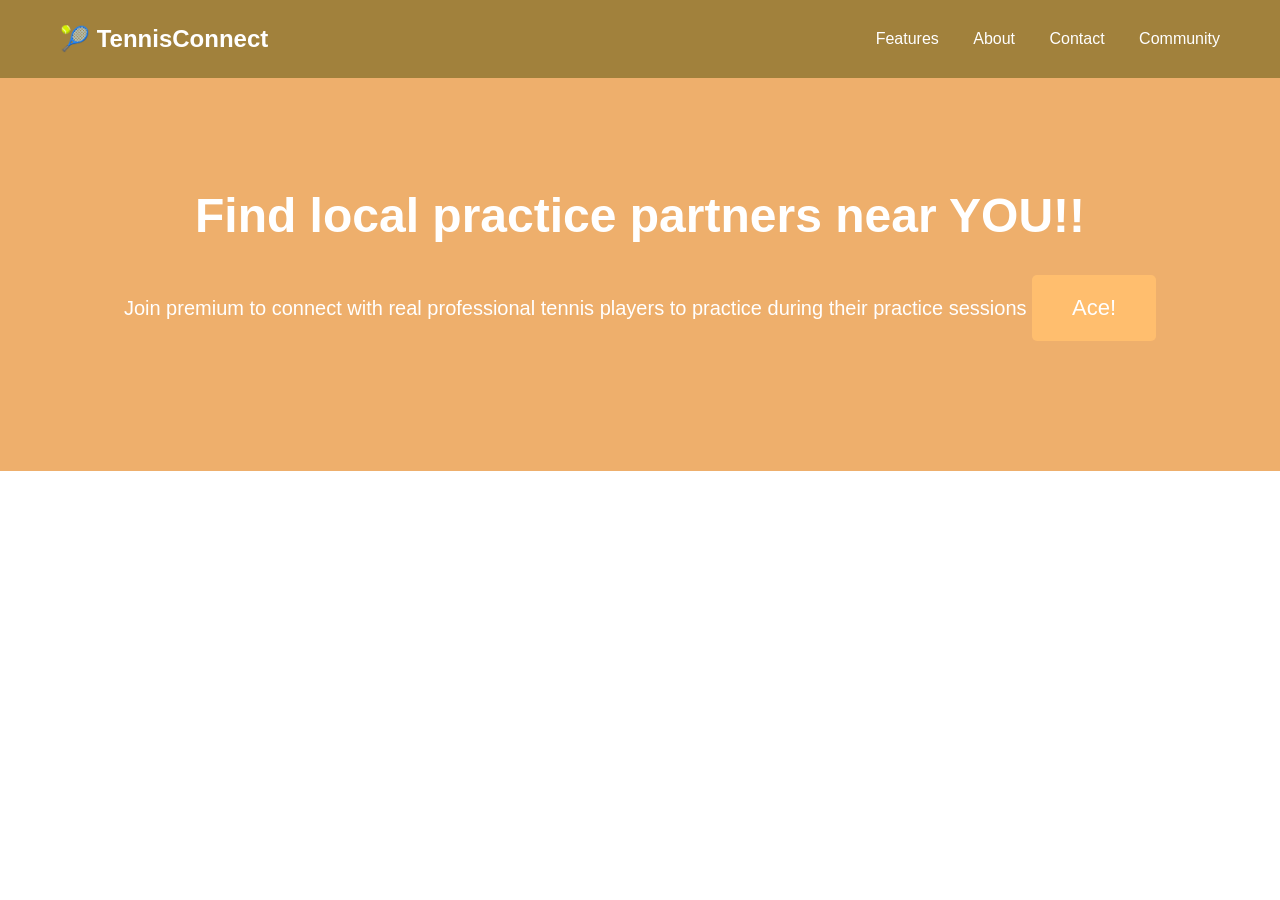
<file: Index.html>
<!DOCTYPE html>
<html lang="en">
<head>
    <meta charset="UTF-8">
    <meta name="viewport" content="width=device-width, initial-scale=1.0">
    <link rel="stylesheet" href="style.css">
    <title>TennisConnect Socialize with tennis player around, find practice partners, and have fun!</title>
        <header class="main-header">
            <div class="container">
                <div class="logo">🎾 TennisConnect</div>
                <nav class="main-nav">
                    <a href="#features">Features</a>
                    <a href="#about">About</a>
                    <a href="#contact">Contact</a>
                    <a href="#community">Community</a>
                </nav>
            </div>
        </header>

        <section class="hero">
            <div class="container">
                <h1 class="hero-title">Find local practice partners near YOU!!</h1>
                <p class="hero-subtitle"> Join premium to connect with real professional tennis players to practice during their practice sessions
                <button class="btn btn-primary">Ace!</button>
            </div>
        </section>
    </head>
</body>
</html>
</file>
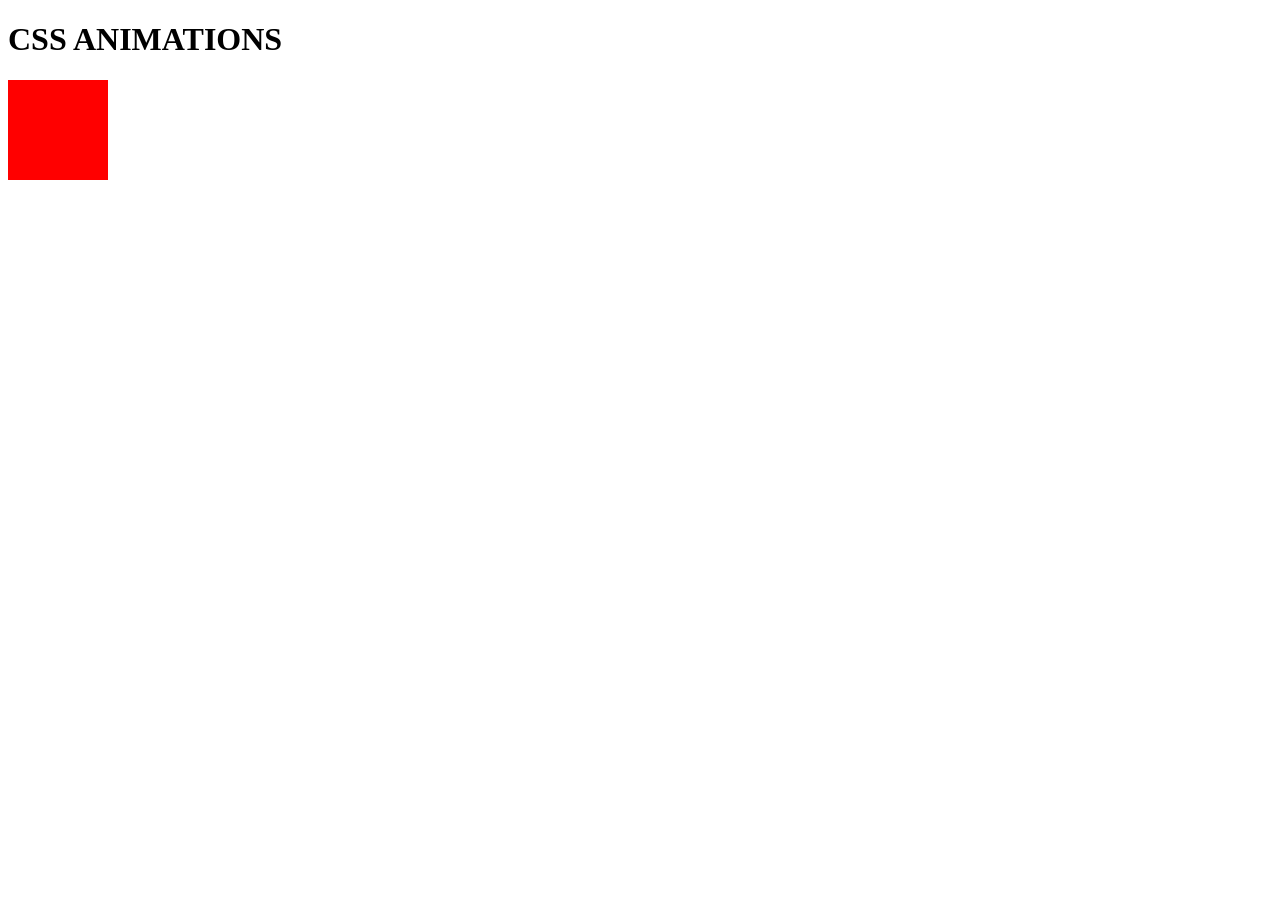
<file: Lesson-13-animations/index.html>
<!DOCTYPE html>
<html lang="en">
<head>
    <meta charset="UTF-8">
    <meta name="viewport" content="width=device-width, initial-scale=1.0">
    <link rel="stylesheet" href="style.css">
    <title>Document</title>
</head>
<body>
    <h1>CSS ANIMATIONS</h1>
    <div></div>
</body>
</html>
</file>
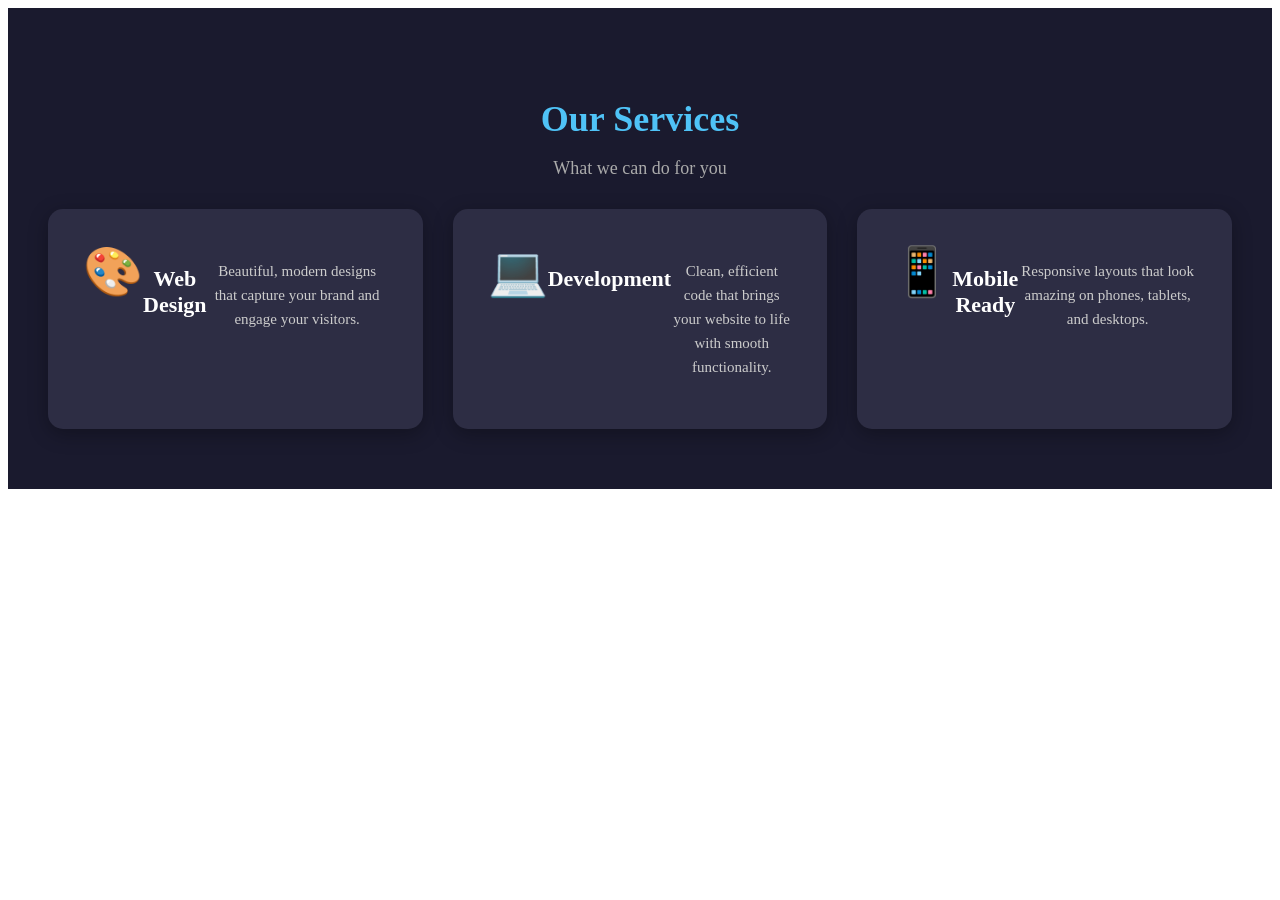
<file: Lesson-15-Practice/index.html>
<!DOCTYPE html>
<html lang="en">
<head>
    <meta charset="UTF-8">
    <meta name="viewport" content="width=device-width, initial-scale=1.0">
    <title>TechServices - Practice Performance Task</title>
    <link rel="stylesheet" href="style.css">
</head>
<body>

    <!-- ============================================
         CSS PRACTICE PERFORMANCE TASK
         
         DO NOT MODIFY THIS HTML FILE!
         All your work should be in practice_styles.css
    ============================================= -->

    <section class="services">
        <h2 class="section-title">Our Services</h2>
        <p class="section-subtitle">What we can do for you</p>

        <div class="services-container">
            
            <div class="service-card">
                <div class="card-icon">🎨</div>
                <h3 class="card-title">Web Design</h3>
                <p class="card-description">Beautiful, modern designs that capture your brand and engage your visitors.</p>
            </div>

            <div class="service-card">
                <div class="card-icon">💻</div>
                <h3 class="card-title">Development</h3>
                <p class="card-description">Clean, efficient code that brings your website to life with smooth functionality.</p>
            </div>

            <div class="service-card">
                <div class="card-icon">📱</div>
                <h3 class="card-title">Mobile Ready</h3>
                <p class="card-description">Responsive layouts that look amazing on phones, tablets, and desktops.</p>
            </div>

        </div>
    </section>

</body>
</html>
</file>
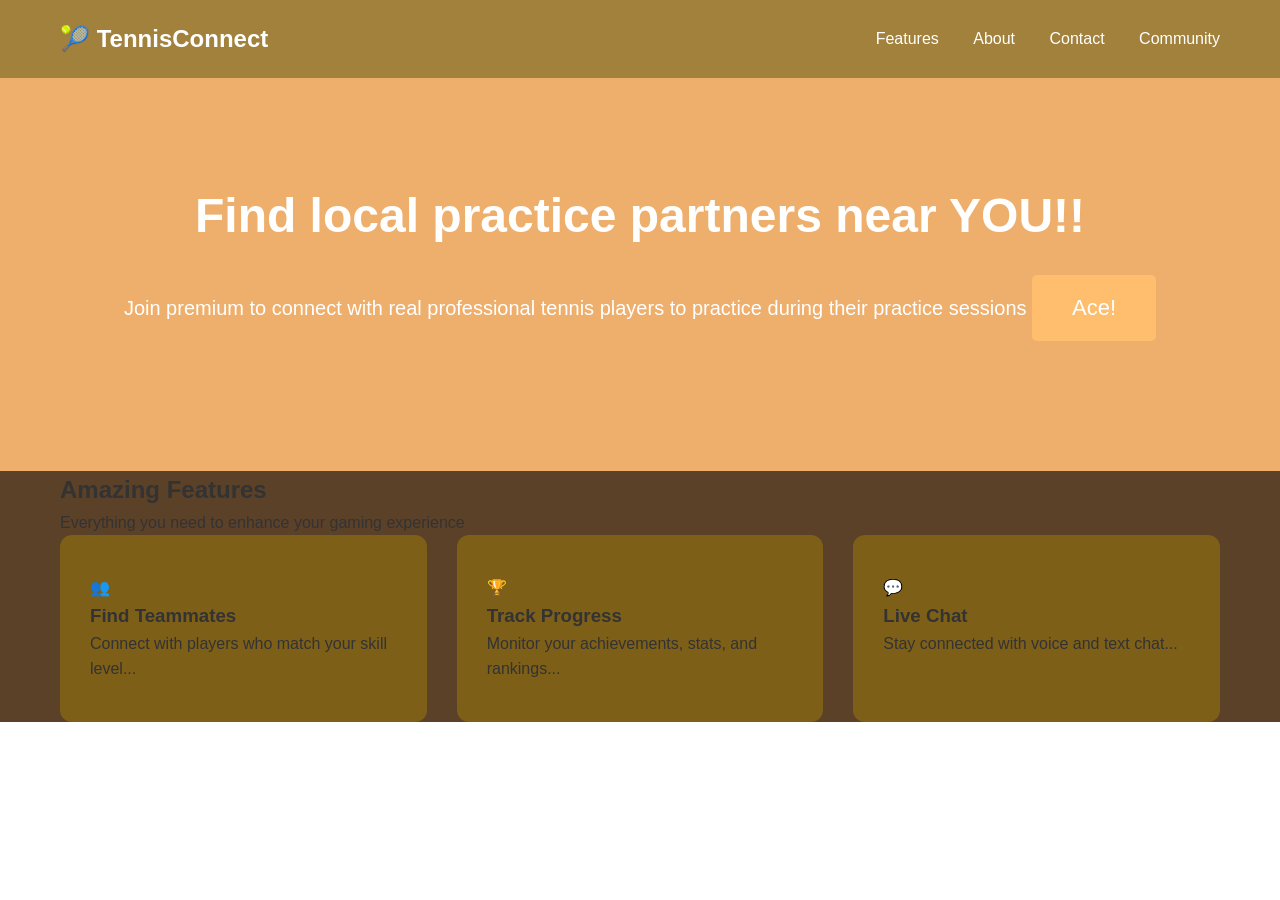
<file: Lesson-8-Flexbox-card-layout/Index.html>
<!DOCTYPE html>
<html lang="en">
<head>
    <meta charset="UTF-8">
    <meta name="viewport" content="width=device-width, initial-scale=1.0">
    <link rel="stylesheet" href="style.css">
    <title>TennisConnect Socialize with tennis player around, find practice partners, and have fun!</title>
        <header class="main-header">
            <div class="container">
                <div class="logo">🎾 TennisConnect</div>
                <nav class="main-nav">
                    <a href="#features">Features</a>
                    <a href="#about">About</a>
                    <a href="#contact">Contact</a>
                    <a href="#community">Community</a>
                </nav>
            </div>
        </header>

        <section class="hero">
            <div class="container">
                <h1 class="hero-title">Find local practice partners near YOU!!</h1>
                <p class="hero-subtitle"> Join premium to connect with real professional tennis players to practice during their practice sessions
                <button class="btn btn-primary">Ace!</button>
            </div>
        </section>
    </head>
    <section id="features" class="features">
    <div class="container">
        <h2 class="section-title">Amazing Features</h2>
        <p class="section-subtitle">
            Everything you need to enhance your gaming experience
        </p>
        
        <div class="features-grid">
            <div class="feature-card">
                <div class="feature-icon">👥</div>
                <h3>Find Teammates</h3>
                <p>Connect with players who match your skill level...</p>
            </div>
            
            <div class="feature-card">
                <div class="feature-icon">🏆</div>
                <h3>Track Progress</h3>
                <p>Monitor your achievements, stats, and rankings...</p>
            </div>
            
            <div class="feature-card">
                <div class="feature-icon">💬</div>
                <h3>Live Chat</h3>
                <p>Stay connected with voice and text chat...</p>
            </div>
        </div>
    </div>
</section>
</body>
</html>
</file>
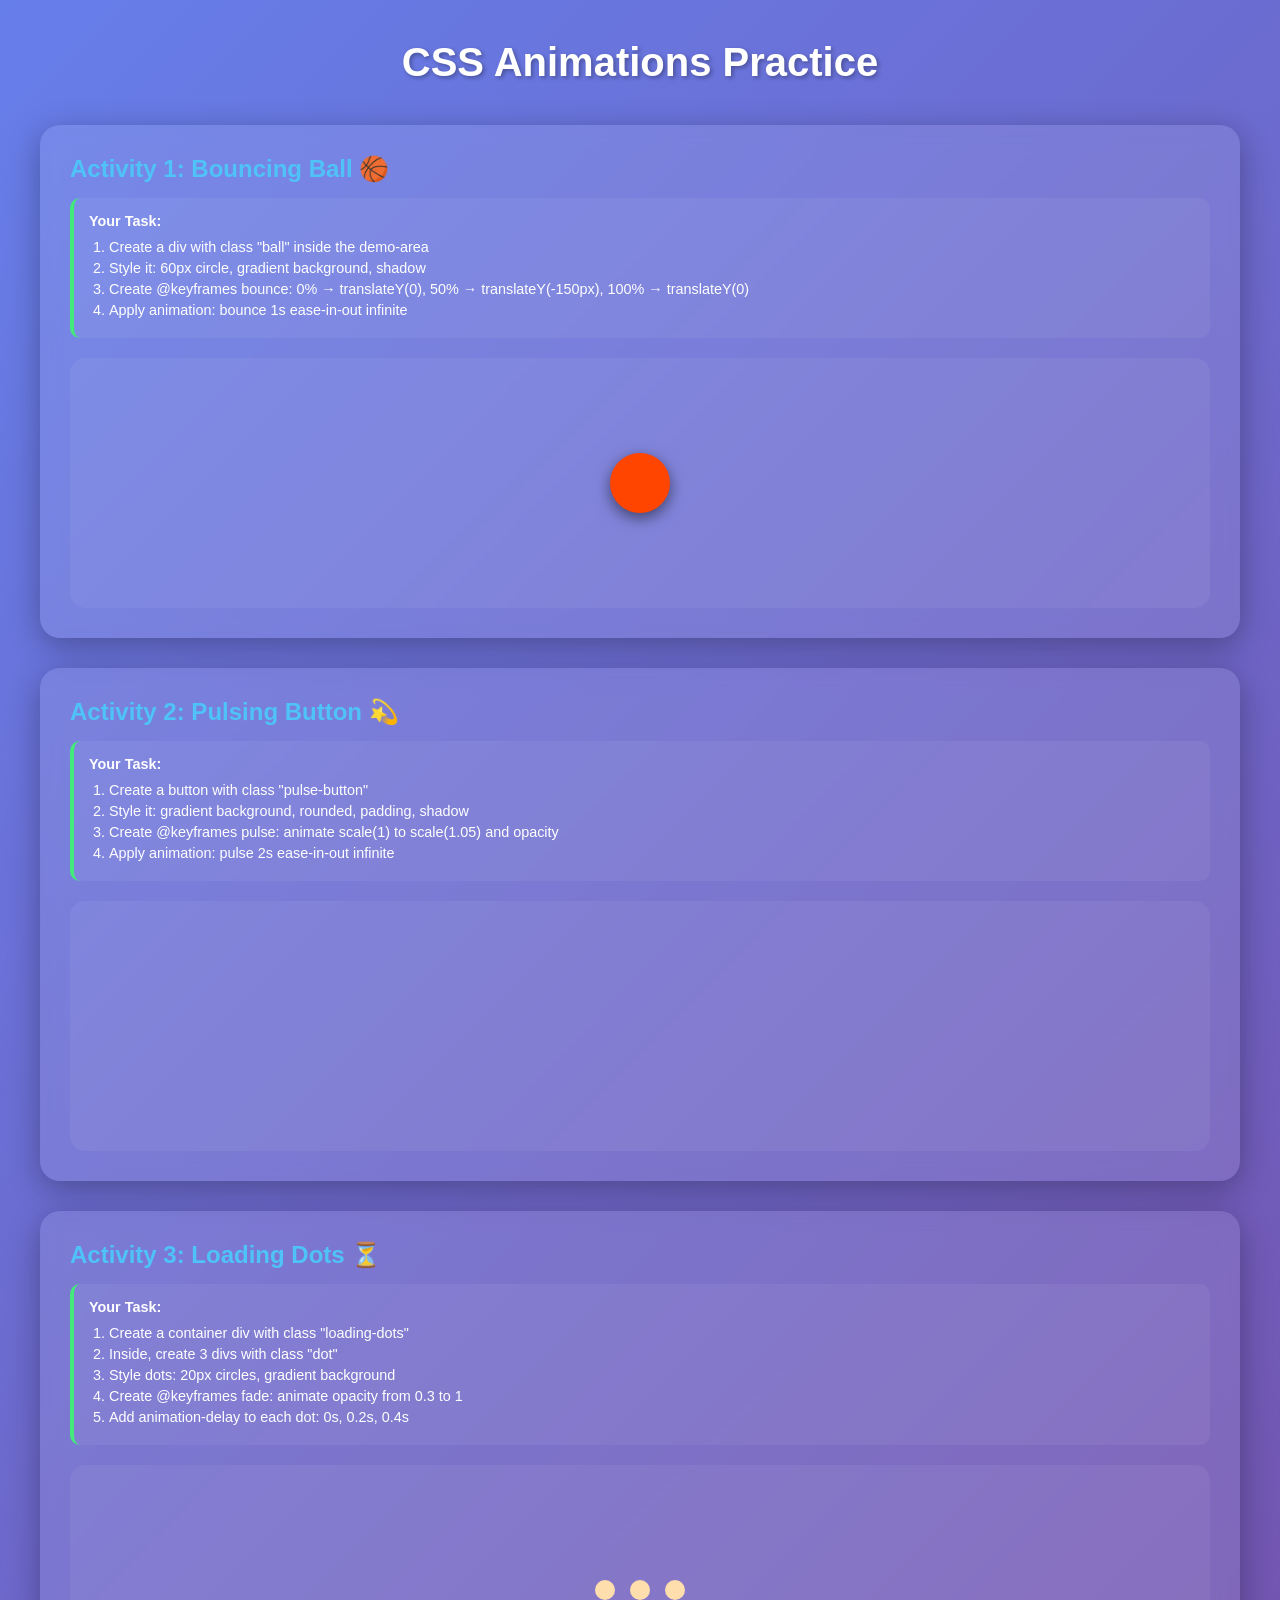
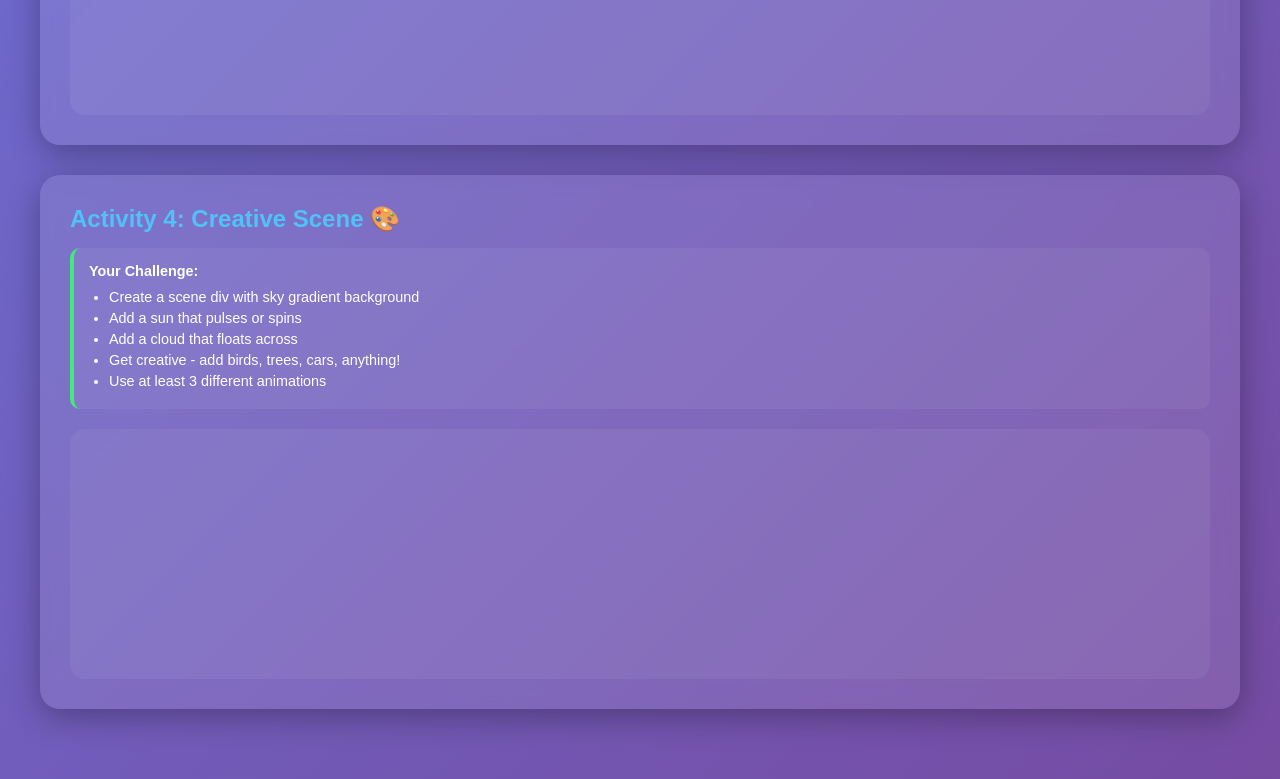
<file: Lesson-13-animations/Part-B-Practice/index.html>
<!DOCTYPE html>
<html lang="en">
<head>
    <meta charset="UTF-8">
    <meta name="viewport" content="width=device-width, initial-scale=1.0">
    <title>CSS Animations Practice</title>
    <link rel="stylesheet" href="style.css">
</head>
<body>
    <div class="container">
        <h1>CSS Animations Practice</h1>

        <!-- Activity 1: Bouncing Ball -->
        <div class="activity">
            <h2>Activity 1: Bouncing Ball 🏀</h2>
            <div class="instructions">
                <strong>Your Task:</strong>
                <ol>
                    <li>Create a div with class "ball" inside the demo-area</li>
                    <li>Style it: 60px circle, gradient background, shadow</li>
                    <li>Create @keyframes bounce: 0% → translateY(0), 50% → translateY(-150px), 100% → translateY(0)</li>
                    <li>Apply animation: bounce 1s ease-in-out infinite</li>
                </ol>
            </div>
            <div class="demo-area" id="activity1">
                <!-- TODO: Add your ball element here -->
                <div class="ball"></div>
            </div>
        </div>

        <!-- Activity 2: Pulsing Button -->
        <div class="activity">
            <h2>Activity 2: Pulsing Button 💫</h2>
            <div class="instructions">
                <strong>Your Task:</strong>
                <ol>
                    <li>Create a button with class "pulse-button"</li>
                    <li>Style it: gradient background, rounded, padding, shadow</li>
                    <li>Create @keyframes pulse: animate scale(1) to scale(1.05) and opacity</li>
                    <li>Apply animation: pulse 2s ease-in-out infinite</li>
                </ol>
            </div>
            <div class="demo-area" id="activity2">
                <!-- TODO: Add your button here -->
                
            </div>
        </div>

        <!-- Activity 3: Loading Dots -->
        <div class="activity">
            <h2>Activity 3: Loading Dots ⏳</h2>
            <div class="instructions">
                <strong>Your Task:</strong>
                <ol>
                    <li>Create a container div with class "loading-dots"</li>
                    <li>Inside, create 3 divs with class "dot"</li>
                    <li>Style dots: 20px circles, gradient background</li>
                    <li>Create @keyframes fade: animate opacity from 0.3 to 1</li>
                    <li>Add animation-delay to each dot: 0s, 0.2s, 0.4s</li>
                </ol>
            </div>
            <div class="demo-area" id="activity3">
                <!-- TODO: Add your loading dots here -->
                <div class="loading-dots">
                    <div class="dot"></div>
                    <div class="dot"></div>
                    <div class="dot"></div>
                </div>
            </div>
        </div>

        <!-- Activity 4: Creative Scene -->
        <div class="activity">
            <h2>Activity 4: Creative Scene 🎨</h2>
            <div class="instructions">
                <strong>Your Challenge:</strong>
                <ul>
                    <li>Create a scene div with sky gradient background</li>
                    <li>Add a sun that pulses or spins</li>
                    <li>Add a cloud that floats across</li>
                    <li>Get creative - add birds, trees, cars, anything!</li>
                    <li>Use at least 3 different animations</li>
                </ul>
            </div>
            <div class="demo-area" id="activity4">
                <!-- TODO: Build your creative scene here -->
                
            </div>
        </div>

    </div>
</body>
</html>
</file>
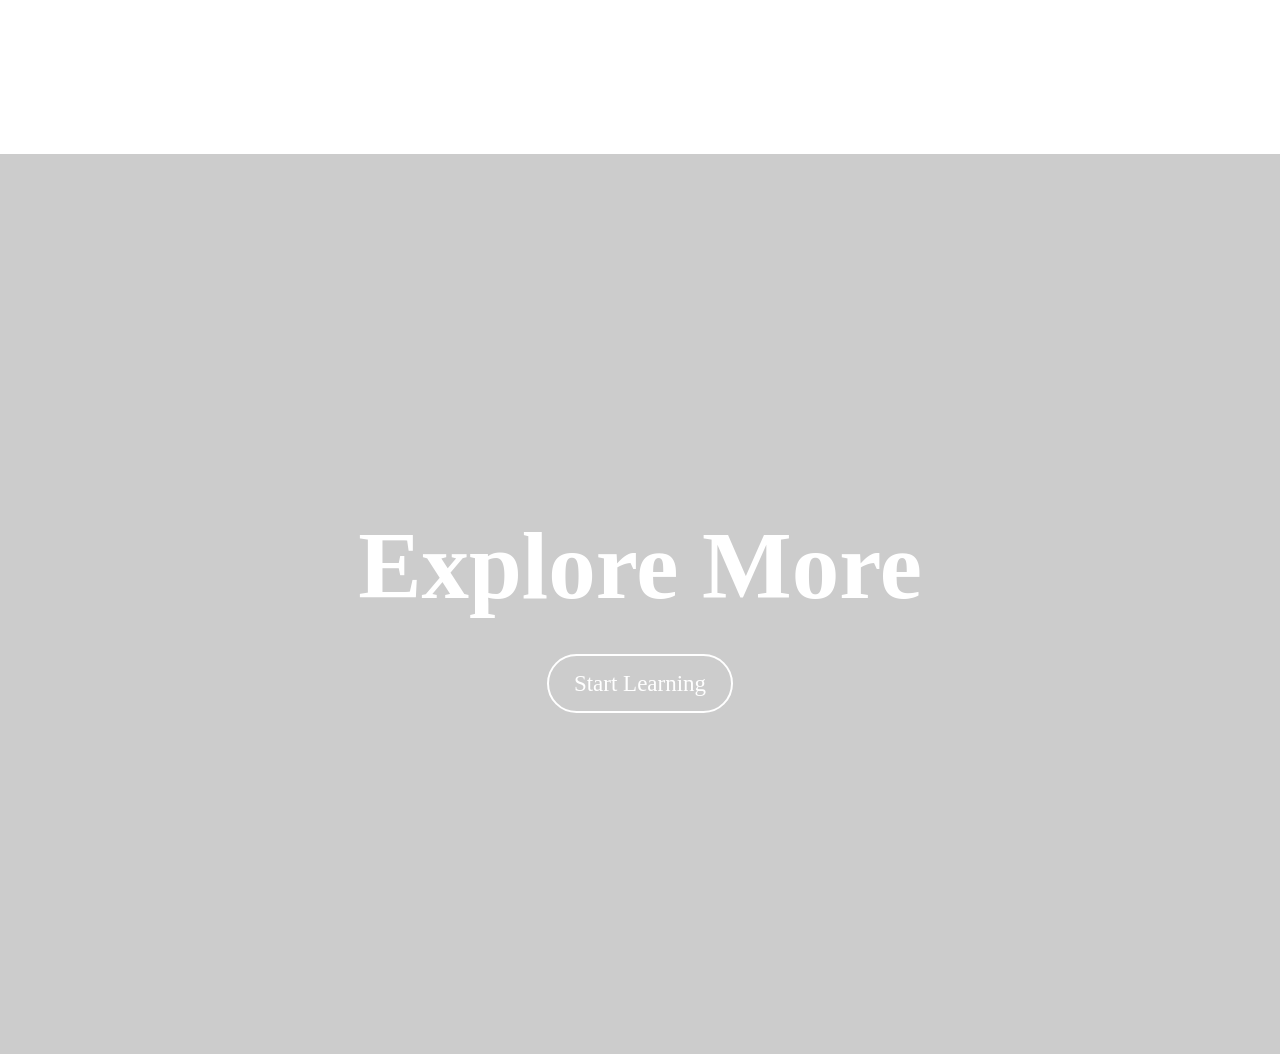
<file: Lesson-99-experimental/Part-2-video-animations/index.html>
<!DOCTYPE html>
<html lang="en">
<head>
    <meta charset="UTF-8">
    <meta name="viewport" content="width=device-width, initial-scale=1.0">
    <title>Find Practice partners</title>
    <link rel="stylesheet" href="style.css">
</head>
<body>

    <video src=""></video>

    <div class="container">
        <div class="content">
            <h1>Explore More</h1>
            <a href="https://www.atptour.com/en/rankings/singles">Start Learning</a>
        </div>
    </div>
</body>
</html>
</file>
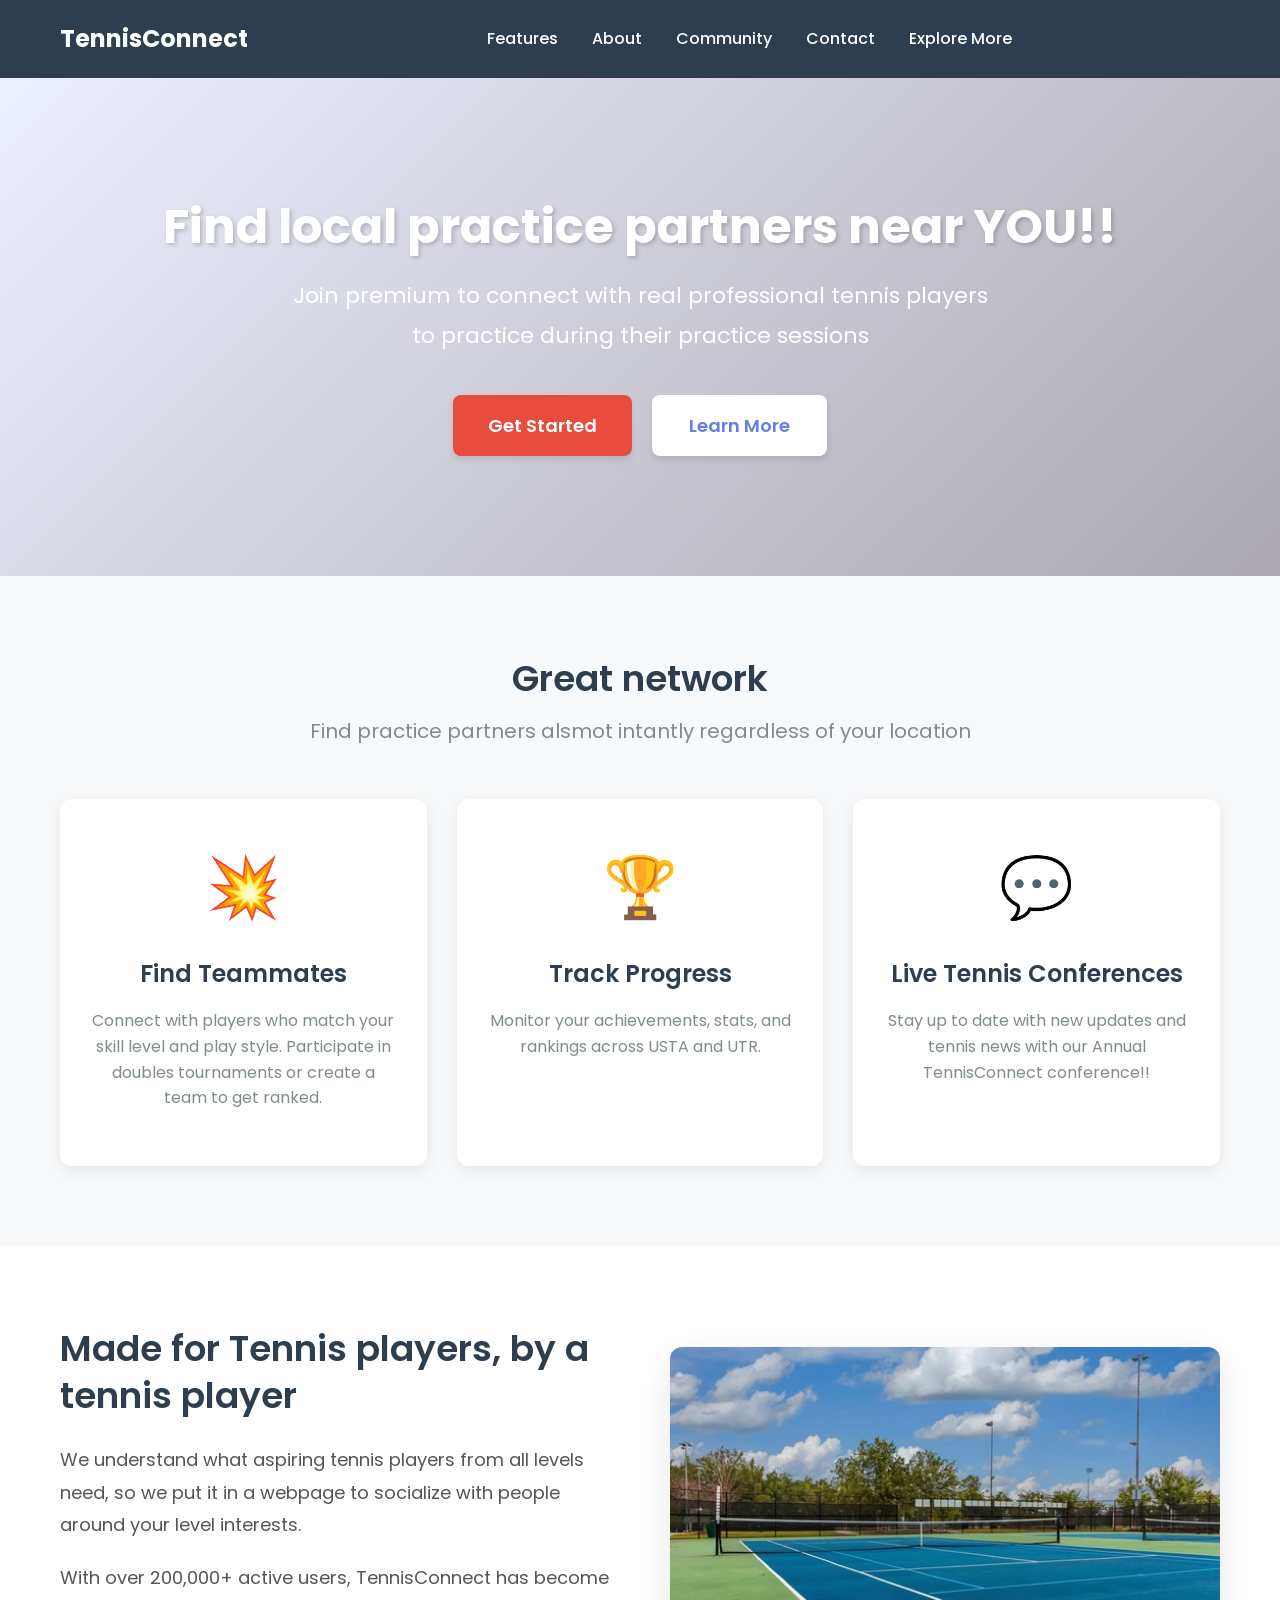
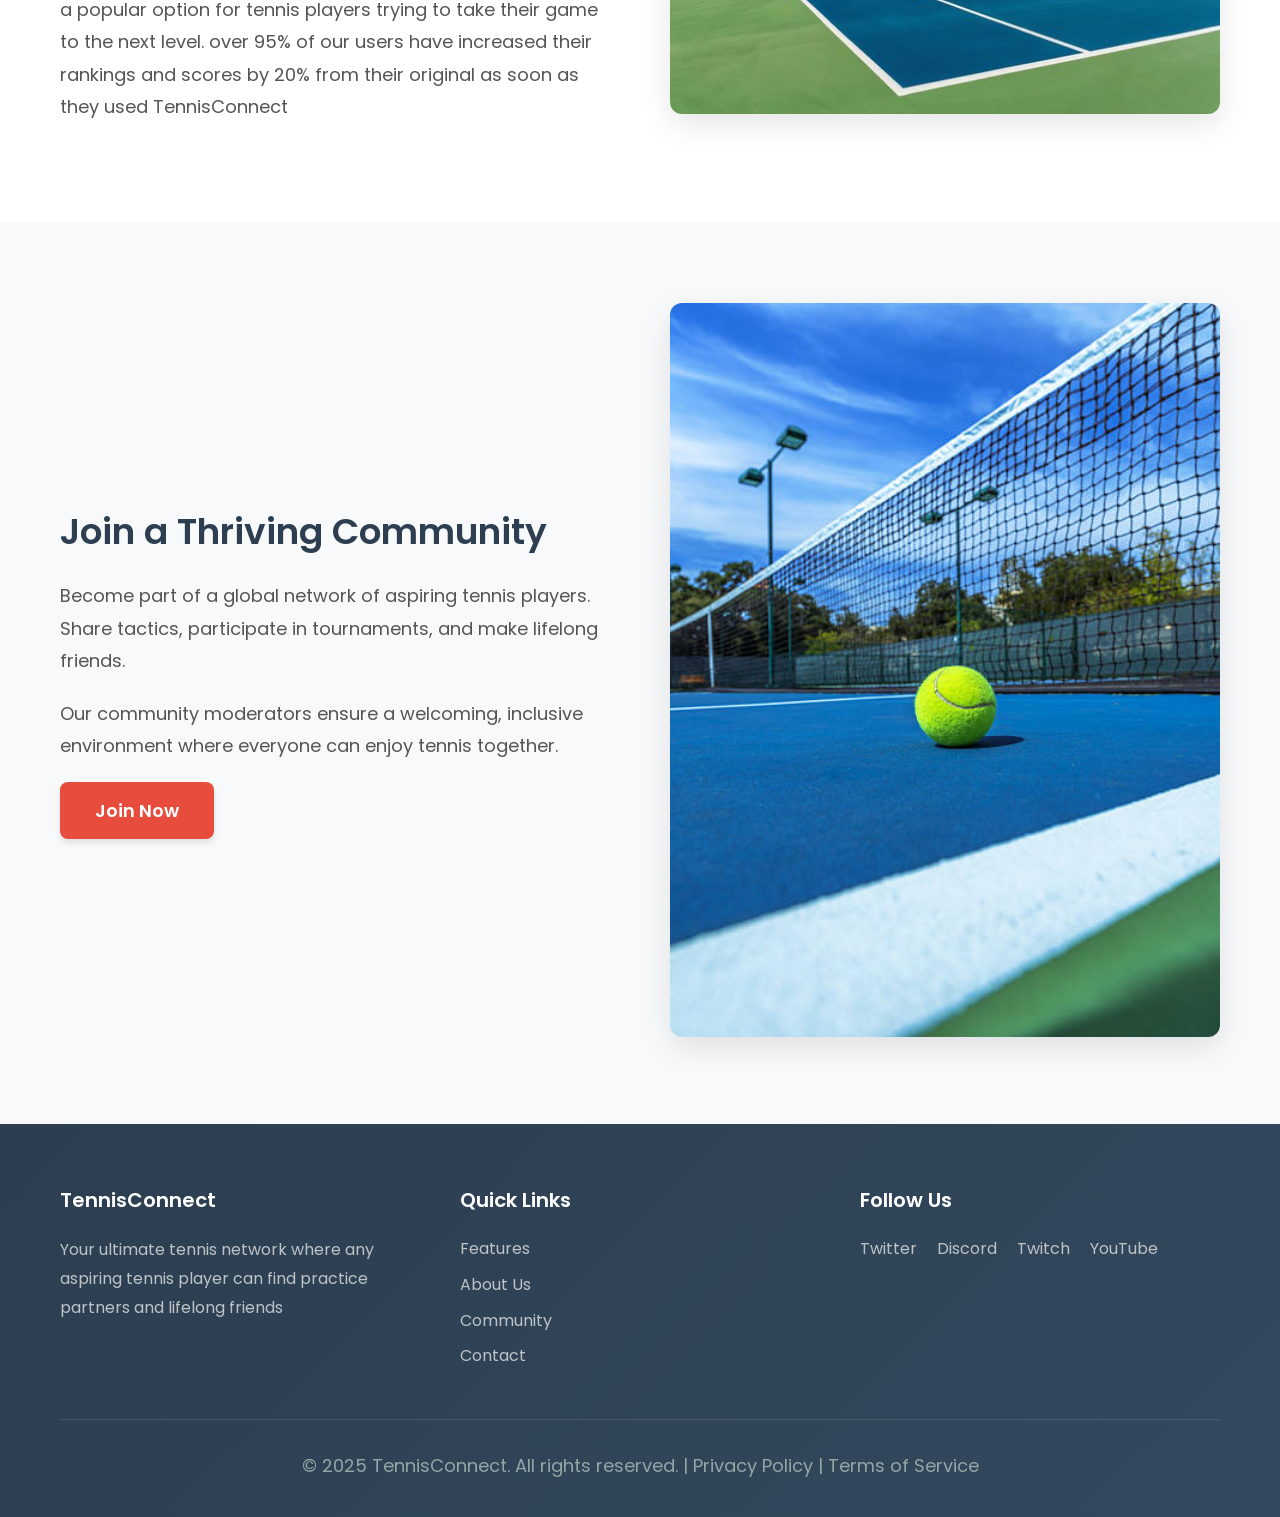
<file: Lesson-99-experimental/Part-5-Final-Gamehub/index.html>
<!DOCTYPE html>
<html lang="en">
<head>
    <meta charset="UTF-8">
    <meta name="viewport" content="width=device-width, initial-scale=1.0">
    <title>TennisConnect - Connect with tennis players</title>
    
    <!-- LESSON 9: Google Fonts -->
    <link href="https://fonts.googleapis.com/css2?family=Poppins:wght@400;600;700&display=swap" rel="stylesheet">
    
    <link rel="stylesheet" href="style.css">
</head>
<body>
    <header class="main-header">
        <div class="container">
            <div class="logo">TennisConnect</div>
            <nav class="main-nav">
                <a href="#features">Features</a>
                <a href="#about">About</a>
                <a href="#community">Community</a>
                <a href="#contact">Contact</a>
                <a href="http://127.0.0.1:5500/Lesson-99-experimental/Part-4-ExtraLinks/Index.html">Explore More</a>
            </nav>
            <!-- mobile hamburger menu -->
             <div class="hamburger"></div>
        </div>
    </header>

    <section class="hero">
        <div class="container">
            <h1 class="hero-title">Find local practice partners near YOU!!</h1>
            <p class="hero-subtitle">Join premium to connect with real professional tennis players to practice during their practice sessions</p>
            <div class="hero-buttons">
                <button class="btn btn-primary">Get Started</button>
                <button class="btn btn-secondary">Learn More</button>
            </div>
        </div>
    </section>

    <section id="features" class="features">
        <div class="container">
            <h2 class="section-title">Great network</h2>
            <p class="section-subtitle">Find practice partners alsmot intantly regardless of your location</p>
            
            <div class="features-grid">
                <div class="feature-card">
                    <div class="feature-icon">💥</div>
                    <h3>Find Teammates</h3>
                    <p>Connect with players who match your skill level and play style. Participate in doubles tournaments or create a team to get ranked.</p>
                </div>
                
                <div class="feature-card">
                    <div class="feature-icon">🏆</div>
                    <h3>Track Progress</h3>
                    <p>Monitor your achievements, stats, and rankings across USTA and UTR.</p>
                </div>
                
                <div class="feature-card">
                    <div class="feature-icon">💬</div>
                    <h3>Live Tennis Conferences</h3>
                    <p>Stay up to date with new updates and tennis news with our Annual TennisConnect conference!!</p>
                </div>
            </div>
        </div>
    </section>
    <section id="about" class="about">
        <div class="container">
            <div class="about-content">
                <div class="about-text">
                    <h2>Made for Tennis players, by a tennis player</h2>
                    <p>We understand what aspiring tennis players from all levels need, so we put it in a webpage to socialize with people around your level interests.</p>
                    <p>With over 200,000+ active users, TennisConnect has become a popular option for tennis players trying to take their game to the next level. over 95% of our users have increased their rankings and scores by 20% from their original as soon as they used TennisConnect</p>
                </div>
                <div class="about-image">
                    <img src="Images/tennnisss.jpg" alt="Gaming setup">
                </div>
            </div>
        </div>
    </section>
    <section id="community" class="community">
        <div class="container">
            <div class="community-content">
                <div class="community-image">
                    <img src="Images/Tenniscourt.jpg" alt="Gaming community" width="600px">
                </div>
                <div class="community-text">
                    <h2>Join a Thriving Community</h2>
                    <p>Become part of a global network of aspiring tennis players. Share tactics, participate in tournaments, and make lifelong friends.</p>
                    <p>Our community moderators ensure a welcoming, inclusive environment where everyone can enjoy tennis together.</p>
                    <button class="btn btn-primary">Join Now</button>
                </div>
            </div>
        </div>
    </section>

    <footer id="contact" class="main-footer">
        <div class="container">
            <div class="footer-content">
                <!-- Column 1: About -->
                <div class="footer-section">
                    <h3>TennisConnect</h3>
                    <p>Your ultimate tennis network where any aspiring tennis player can find practice partners and lifelong friends</p>
                </div>
                
                <!-- Column 2: Quick Links -->
                <div class="footer-section">
                    <h3>Quick Links</h3>
                    <ul class="footer-links">
                        <li><a href="#features">Features</a></li>
                        <li><a href="#about">About Us</a></li>
                        <li><a href="#community">Community</a></li>
                        <li><a href="#contact">Contact</a></li>
                    </ul>
                </div>
                
                <!-- Column 3: Social Media -->
                <div class="footer-section">
                    <h3>Follow Us</h3>
                    <div class="social-links">
                        <a href="#">Twitter</a>
                        <a href="#">Discord</a>
                        <a href="#">Twitch</a>
                        <a href="#">YouTube</a>
                    </div>
                </div>
            </div>
            
            <!-- Copyright Section -->
            <div class="footer-bottom">
                <p>&copy; 2025 TennisConnect. All rights reserved. | <a href="#">Privacy Policy</a> | <a href="#">Terms of Service</a></p>
            </div>
        </div>
    </footer>

</body>
</html>
</file>
<file: style.css>
/* LESSON 6: Setup & Hero Section*/


/* Reset & Base Styles */
* {
    margin:0;
    padding: 0;
    box-sizing: border-box;
}

body {
    font-family: Arial, Helvetica, sans-serif;
    line-height: 1.6;
    color: #333;
}

/* container for consistent width */
.container{
    max-width: 1200px;
    margin: 0 auto;
    padding: 0 20px;
}

/* header section */
.main-nav a:hover {
    color: #985d29;
    /* text-decoration: underline; */
    border-bottom: 2px solid #816317e4;
    padding-bottom: 3px;
}
.main-nav a:focus {
    outline: 2px solid #3498db;
    outline-offset: 4px;
}
.main-header {
    background-color: #9c7a31f1;
    padding: 20px 0;
}



.main-header .container {
    display: flex;
    justify-content: space-between;
    align-items: center;
    display: flex;
    justify-content: space-between;
    align-items: center;
}



.logo {
    font-size: 24px;
    font-weight: bold;
    color: #ffffff;
}
/* logo hover */

.logo:hover {
    transform: scale(1.1);
    cursor: pointer;
}


.main-nav a {
    color: #ffffff;
    text-decoration: none;
    margin-left: 30px;
    transition: color 0.5s ease;
}



/* HERO SECTION */
.hero {
    background-color: #eeaf6c;
    color: #ffffff;
    padding: 100px 0;
    text-align: center;
}



.hero-title {
    font-size: 48px;
    margin-bottom: 20px;
    transition: color 0.45s ease, transform 0.5s ease;
}

.hero-title:hover {
    color: #f39c12;
    transform: scale(1.05);
}



.hero-subtitle {
    font-size: 20px;
    margin-bottom: 30px;
}



/* BUTTONS */
.btn {
    padding: 20px 40px;
    font-size: 22px;
    border: none;
    border-radius: 5px;
    cursor: pointer;
    transition: transform 0.3s ease, opacity 0.3s ease;
}



.btn-primary {
    background-color: #ffbe6e;
    color: #ffffff;
}



.btn:hover {
    transform: translateY(-2px) scale(1.05);
    opacity: 0.9;
}



.btn:active {
    transform: translateY(0);
}


/* note for futere lessons:
- Each new lesson will add sections BELOW
- Keep this file organized with comments
- We'll enhance existing sections as we learn more */
</file>
<file: Lesson-13-animations/style.css>
div{
    width:100px;
    height: 100px;
    background-color: red;
    position: relative;
    /* animation-name: example;
    animation-duration: 3s; */
    /* animation: moveColor 1s infinite; */
    /* animation: colorTransform 2s infinite; */
    animation: heartbeat 2s infinite;
}

@keyframes example {
    from {background-color: red;}
    to {background-color: yellow;}
}

@keyframes example {
    0% {background-color:red;}
    25%{background-color: yellow;}
    50%{background-color: rgb(58, 239, 255);}
    75%{background-color: rgb(171, 163, 255);}
    100%{background-color: rgb(21, 0, 255);}
}

@keyframes moveColor {
    0% {background-color:red; left: 0; top: 0;}
    25%{background-color: yellow; left: 150px; top: 0;}
    50%{background-color: rgb(58, 239, 255); left:150px; top:250px;}
    75%{background-color: rgb(171, 163, 255); left:0; top:150px;}
    100%{background-color: rgb(21, 0, 255); left:0; top:0;}
}

@keyframes colorTransform {
    0% {background-color:red; transform: rotate('0deg') scale(1);}
    25%{background-color: yellow; transform: rotate('90deg') scale(1.2);}
    50%{background-color: rgb(58, 239, 255); transform: rotate('180deg') scale(1);}
    75%{background-color: rgb(171, 163, 255); transform: rotate('270deg') scale(1.2);}
    100%{background-color: rgb(21, 0, 255); transform: rotate('360deg') scale(1);}
}
@keyframes heartbeat {
    0% {transform: scale(1);}
    25%{transform: scale(1.2);}
    50%{transform: scale(1);}
    75%{transform: scale(1.2);}
    100%{transform: scale(1);}
}
</file>
<file: Lesson-15-Practice/style.css>
/* =============================================
   CSS PRACTICE PERFORMANCE TASK
   
   TIME LIMIT: 30 minutes
   TOTAL POINTS: 100 points
   
   INSTRUCTIONS:
   - Complete each task in order
   - Write your CSS in the designated sections
   - Test your work in the browser frequently
   - Partial credit is available
   
   DO NOT modify the HTML file!
   ============================================= */


/* ===========================================
   TASK 1: Section Background & Typography (20 points)
   
   Style the .services section:
   - Background color: #1a1a2e
   - Padding: 60px on top/bottom, 40px on left/right
   
   Style the .section-title:
   - Text color: #4fc3f7 (cyan)
   - Font size: 36px
   - Center the text
   - Remove default margins, add 10px bottom margin
   
   Style the .section-subtitle:
   - Text color: #aaaaaa (gray)
   - Font size: 18px
   - Center the text
   - Add 30px bottom margin
   =========================================== */

/* YOUR CODE FOR TASK 1 HERE: */
.services{
    background-color: #1a1a2e;
    padding:60px 40px 60px 40px;
}
.section-title{
    color: #4fc3f7;
    font-size: 36px;
    text-align: center;
    margin-bottom:10px;
}
.section-subtitle{
    color:#aaaaaa;
    font-size: 18px;
    text-align: center;
    margin-bottom: 30px;
}




/* ===========================================
   TASK 2: Flexbox Card Layout (20 points)
   
   Style the .services-container:
   - Use flexbox to put cards side-by-side
   - Add 30px gap between cards
   - Center the cards horizontally
   
   Style each .service-card:
   - Make all cards equal width using flex
   - Background color: #2d2d44
   - Padding: 35px
   - Center all text inside
   =========================================== */

/* YOUR CODE FOR TASK 2 HERE: */
.services-container{
    display: flex;
    gap: 30px;
    justify-content: space-between;
}
.service-card{
    display:flex;
    flex:1;
    text-align: center;
    background-color: #2d2d44;
    padding: 35px;
}



/* ===========================================
   TASK 3: Card Visual Styling (20 points)
   
   Continue styling .service-card:
   - Rounded corners: 15px
   - Box shadow: 0 5px 20px with rgba(0,0,0,0.3)
   
   Style the .card-icon:
   - Font size: 48px
   - Add 15px bottom margin
   
   Style the .card-title:
   - Text color: white
   - Font size: 22px
   - Add 15px bottom margin
   
   Style the .card-description:
   - Text color: #cccccc
   - Font size: 15px
   - Line height: 1.6
   =========================================== */

/* YOUR CODE FOR TASK 3 HERE: */

.service-card{
    border-radius: 15px;
    box-shadow: 0 5px 20px rgba(0,0,0,0.3);
}
.card-icon{
    font-size: 48px;
    margin-bottom: 15px;
}
.card-title{
    color: white;
    font-size: 22px;
    margin-bottom: 15px;
}
.card-description{
    color: #cccccc;
    font-size: 15px;
    line-height: 1.6;
}

/* ===========================================
   TASK 4: Hover Effect with Transition (20 points)
   
   Add a smooth hover effect to .service-card:
   
   On the BASE state (.service-card):
   - Add transition for transform and box-shadow
   - Duration: 0.3s
   - Timing: ease
   
   On HOVER (.service-card:hover):
   - Move the card UP by 10px
   - Increase box-shadow to: 0 15px 35px with rgba(0,0,0,0.4)
   =========================================== */

/* YOUR CODE FOR TASK 4 HERE: */

.service-card{
    transition: all 0.3s ease;
}
.service-card:hover{
    transform: translateY(-10px);
    box-shadow: 0 15px 35px rgba(0,0,0,0.4)
}


/* ===========================================
   TASK 5: Responsive Design (20 points)
   
   Create a media query for screens 768px or smaller:
   
   Inside the media query:
   - Make .services-container stack cards vertically
   - Change .section-title font size to 28px
   - Change .services padding to 40px on top/bottom, 20px on left/right
   
   REMEMBER: Media queries go at the END of your CSS!
   =========================================== */

/* YOUR CODE FOR TASK 5 HERE: */

@media screen and (max-width: 768px) {
   .services-container {
      display: flex;
      flex-direction: column;
      gap: 20px; 
   }

  
   .section-title {
      font-size: 28px;
   }

   .services {
      padding: 40px 20px;
   }
}


/* =============================================
   END OF TASKS
   
   Checklist before submitting:
   [ ] All 5 tasks attempted
   [ ] Semicolons after every property value
   [ ] Tested in browser
   [ ] Tested responsive by resizing window
   ============================================= */
</file>
<file: Lesson-8-Flexbox-card-layout/style.css>
/* LESSON 6: Setup & Hero Section*/


/* Reset & Base Styles */
* {
    margin:0;
    padding: 0;
    box-sizing: border-box;
}

body {
    font-family: Arial, Helvetica, sans-serif;
    line-height: 1.6;
    color: #333;
}

/* container for consistent width */
.container{
    max-width: 1200px;
    margin: 0 auto;
    padding: 0 20px;
    border-radius: 15px;
}

/* header section */
.main-nav a:hover {
    color: #985d29;
    /* text-decoration: underline; */
    border-bottom: 2px solid #816317e4;
    padding-bottom: 3px;
}
.main-nav a:focus {
    outline: 2px solid #3498db;
    outline-offset: 4px;
}
.main-header {
    background-color: #9c7a31f1;
    padding: 20px 0;
}



.main-header .container {
    display: flex;
    justify-content: space-between;
    align-items: center;
    display: flex;
    justify-content: space-between;
    align-items: center;
    border-radius: 15px;
}



.logo {
    font-size: 24px;
    font-weight: bold;
    color: #ffffff;
}
/* logo hover */

.logo:hover {
    transform: scale(1.1);
    cursor: pointer;
}


.main-nav a {
    color: #ffffff;
    text-decoration: none;
    margin-left: 30px;
    transition: color 0.5s ease;
}



/* HERO SECTION */
.hero {
    background-color: #eeaf6c;
    color: #ffffff;
    padding: 100px 0;
    text-align: center;
}



.hero-title {
    font-size: 48px;
    margin-bottom: 20px;
    transition: color 0.45s ease, transform 0.5s ease;
}

.hero-title:hover {
    color: #f39c12;
    transform: scale(1.05);
}



.hero-subtitle {
    font-size: 20px;
    margin-bottom: 30px;
}



/* BUTTONS */
.btn {
    padding: 20px 40px;
    font-size: 22px;
    border: none;
    border-radius: 5px;
    cursor: pointer;
    transition: transform 0.3s ease, opacity 0.3s ease;
}



.btn-primary {
    background-color: #ffbe6e;
    color: #ffffff;
}



.btn:hover {
    transform: translateY(-2px) scale(1.05);
    opacity: 0.9;
}



.btn:active {
    transform: translateY(0);
}


/* note for futere lessons:
- Each new lesson will add sections BELOW
- Keep this file organized with comments
- We'll enhance existing sections as we learn more */
.features-grid {
    display: flex; /* Activate Flexbox */
    justify-content: space-between; /* Distribute space */
    gap: 30px; /* Space between items */
}
.feature-card {
    flex: 1; /* Each card takes equal width */
}
.feature-card {
    padding: 40px 30px; /* 40px top/bottom, 30px left/right */
}
.feature-card {
    border-radius: 12px;
}
.feature-card {
    transition: transform 0.3s ease, box-shadow 0.3s ease;
    background-color: #816317e4;
}
.feature-card:hover {
    transform: translateY(-10px); /* Lift up 10px */
    box-shadow: 0 10px 25px rgba(0,0,0,0.15); /* Stronger shadow */
}
/* 3. Section background same color as card */
.features {
background-color: #5c4129; /* Same as card - no contrast! */
}
</file>
<file: Lesson-13-animations/Part-B-Practice/style.css>
/* ========================================
   BASIC PAGE SETUP - ALREADY DONE FOR YOU
   ======================================== */

* {
    margin: 0;
    padding: 0;
    box-sizing: border-box;
}

body {
    font-family: 'Segoe UI', Tahoma, Geneva, Verdana, sans-serif;
    background: linear-gradient(135deg, #667eea 0%, #764ba2 100%);
    color: white;
    padding: 40px 20px;
    min-height: 100vh;
}

.container {
    max-width: 1200px;
    margin: 0 auto;
}

h1 {
    text-align: center;
    margin-bottom: 40px;
    font-size: 2.5em;
    text-shadow: 2px 2px 4px rgba(0, 0, 0, 0.3);
}

/* Activity Card Styling */
.activity {
    background: rgba(255, 255, 255, 0.1);
    backdrop-filter: blur(10px);
    border-radius: 20px;
    padding: 30px;
    margin-bottom: 30px;
    box-shadow: 0 8px 32px rgba(0, 0, 0, 0.3);
}

.activity h2 {
    color: #4fc3f7;
    margin-bottom: 15px;
}

.instructions {
    background: rgba(255, 255, 255, 0.05);
    padding: 15px;
    border-radius: 10px;
    margin-bottom: 20px;
    border-left: 4px solid #43e97b;
    font-size: 0.9em;
}

.instructions ol,
.instructions ul {
    margin-left: 20px;
    margin-top: 10px;
}

.instructions li {
    margin-bottom: 5px;
}

.instructions code {
    background: rgba(255, 255, 255, 0.2);
    padding: 2px 6px;
    border-radius: 4px;
    color: #ffd700;
    font-size: 0.9em;
}

/* Demo Area - Where your animations will appear */
.demo-area {
    background: rgba(255, 255, 255, 0.05);
    border-radius: 15px;
    padding: 60px;
    min-height: 250px;
    display: flex;
    align-items: center;
    justify-content: center;
}


/* ========================================
   YOUR CODE STARTS HERE!
   Add your animations below
   ======================================== */

/* ACTIVITY 1: BOUNCING BALL */
/* TODO: Create .ball styles here */
.ball{
    width: 60px;
    height: 60px;
    background-color: orangered;
    /* colors and effects */
    border-radius: 50%;
    box-shadow: 0 5px 15px rgba(0, 0, 0, 0.501);
    /* apply animations */
    animation: bounce 1s ease-in-out infinite;
}

/* TODO: Create @keyframes bounce here */
@keyframes bounce {
     0% {transform: translateY(0)}  /* start at bottom */
     50% {transform: translateY(-150px)}  /* start at bottom */
     100% {transform: translateY(0)}  /* start at bottom */
     
}

/* ACTIVITY 2: PULSING BUTTON */
/* TODO: Create .pulse-button styles here */


/* TODO: Create @keyframes pulse here */


/* ACTIVITY 3: LOADING DOTS */
/* TODO: Create .loading-dots and .dot styles here */
.loading-dots {
    display:flex;
    gap:15px;
}

/* TODO: Create animation delays for each dot */
.dot{
    width:20px;
    height:20px;
    border-radius: 50%;
    background-color: navajowhite;
    animation: fade 1.2s ease-in-out infinite;
}
/* Whating */
.loading-dots .dot:nth-child(1){
    animation-delay: 0s;
}
.loading-dots .dot:nth-child(2){
    animation-delay: 0.3s;
}
.loading-dots .dot:nth-child(3){
    animation-delay: 0.6s;
}
/* TODO: Create @keyframes fade here */
@keyframes fade{
    0% {opacity: 0.3;}
    50% {opacity: 1.3;}
    100% {opacity: 0.3;}
}

/* ACTIVITY 4: CREATIVE SCENE */
/* TODO: Create your scene and all its elements here */


/* TODO: Create all your creative animations here */
</file>
<file: Lesson-99-experimental/Part-2-video-animations/style.css>
*{
    padding: 0;
    margin: 0;
    box-sizing:border-box;
    font-family: "Poppins";
}

.container{
    width: 100%;
    height: 100vh;
    background-color: #ccc;
    display: flex;
    align-items: center;
    justify-content: center;
}

.content{
    text-align: center;
}

.content h1{
    font-size: 95px;
    color: #fff;
    margin-bottom: 50px;
}
.content a{
    font-size: 23px;
    color: #fff;
    text-decoration: none;
    border: 2px solid #fff;
    padding: 15px 25px;
    border-radius: 50px;
    transition: 0.3s
}

.content a:hover{
    background-color: #fff;
    color:#000;
}
</file>
<file: Lesson-99-experimental/Part-5-Final-Gamehub/style.css>
* {
    margin: 0;
    padding: 0;
    box-sizing: border-box;
}

body {
    font-family: 'Poppins', sans-serif;
    line-height: 1.6;
    color: #333;
}

.container {
    max-width: 1200px;
    margin: 0 auto;
    padding: 0 20px;
}

html{
    scroll-behavior: smooth;
}

h1 {
    font-size: 48px;
    font-weight: 700;
    line-height: 1.2;
}

h2 {
    font-size: 36px;
    font-weight: 600;
    line-height: 1.3;
    margin-bottom: 15px;
}

h3 {
    font-size: 24px;
    font-weight: 600;
    margin-bottom: 10px;
}

p {
    font-size: 18px;
    line-height: 1.8;
    margin-bottom: 15px;
}

.section-title {
    text-align: center;
    color: #2c3e50;
    margin-bottom: 10px;
}

.section-subtitle {
    text-align: center;
    color: #7f8c8d;
    font-size: 20px;
    margin-bottom: 50px;
}

/* ===================================
   LESSON 6-7: HEADER SECTION
   =================================== */
.main-header {
    background-color: #2c3e50;
    padding: 20px 0;
}

.main-header .container {
    display: flex;
    justify-content: space-between;
    align-items: center;
}

.logo {
    font-size: 24px;
    font-weight: bold;
    color: #ffffff;
    transition: transform 0.3s ease;
}

.logo:hover {
    transform: scale(1.1);
    cursor: pointer;
}

.main-nav a {
    color: #ffffff;
    text-decoration: none;
    margin-left: 30px;
    font-weight: 500;
    transition: color 0.3s ease;
    position: relative;
}

.main-nav a:hover {
    color: #3498db;
}

.main-nav a:focus {
    outline: 2px solid #3498db;
    outline-offset: 4px;
}

.main-nav a::after {
    content: '';
    position: absolute;
    bottom: -5px;
    left: 0;
    width: 0;
    height: 2px;
    background-color: #3498db;
    transition: width 0.3s ease;
}

.main-nav a:hover::after {
    width: 100%;
}

/* ===================================
   LESSON 6-9: HERO SECTION
   LESSON 13: Added entrance animations
   =================================== */
.hero {
    background: linear-gradient(135deg, #edf0ff 0%, #aba8af 100%);
    color: #ffffff;
    padding: 120px 0;
    text-align: center;
}

/* LESSON 13: Hero title entrance animation */
.hero-title {
    margin-bottom: 20px;
    text-shadow: 2px 2px 4px rgba(0,0,0,0.2);
    
    /* Start hidden and off-screen */
    opacity: 0;
    transform: translateX(-50px);
    
    /* Apply the slideInLeft animation */
    animation: slideInLeft 0.8s ease-out 0.2s forwards;
    /*
    - slideInLeft: animation name (defined below)
    - 0.8s: duration (how long it takes)
    - ease-out: timing (fast start, slow end)
    - 0.2s: delay (wait 0.2s before starting)
    - forwards: keep the final state after animation ends
    */
}

/* LESSON 13: Hero subtitle entrance animation */
.hero-subtitle {
    font-size: 22px;
    margin-bottom: 40px;
    max-width: 700px;
    margin-left: auto;
    margin-right: auto;
    
    /* Start hidden and off-screen */
    opacity: 0;
    transform: translateX(-50px);
    
    /* Apply same animation but with longer delay */
    animation: slideInLeft 0.8s ease-out 0.5s forwards;
    /* 0.5s delay makes it appear after title */
}

/* LESSON 13: Hero buttons container */
.hero-buttons {
    display: flex;
    gap: 20px;
    justify-content: center;
    
    /* Start hidden and below */
    opacity: 0;
    transform: translateY(30px);
    
    /* Slide up from bottom with even longer delay */
    animation: slideUp 0.8s ease-out 0.8s forwards;
    /* 0.8s delay makes buttons appear last */
}

/* ===================================
   LESSON 6-7-11: BUTTONS
   =================================== */
.btn {
    padding: 15px 35px;
    font-size: 18px;
    border: none;
    border-radius: 8px;
    cursor: pointer;
    font-weight: 600;
    font-family: 'Poppins', sans-serif;
    transition: transform 0.3s ease, box-shadow 0.3s ease;
    box-shadow: 0 4px 6px rgba(0,0,0,0.1);
}

.btn-primary {
    background-color: #e74c3c;
    color: #ffffff;
}

.btn-secondary {
    background-color: #ffffff;
    color: #667eea;
    border: 2px solid transparent;
}

.btn:hover {
    transform: translateY(-2px);
    box-shadow: 0 6px 12px rgba(0,0,0,0.2);
}

.btn-secondary:hover {
    border-color: #ffffff;
    background-color: rgba(255, 255, 255, 0.9);
}

.btn:active {
    transform: translateY(0);
    box-shadow: 0 2px 4px rgba(0,0,0,0.1);
}

/* ===================================
   LESSON 8-9: FEATURES SECTION
   LESSON 13: Added card entrance animations
   =================================== */
.features {
    padding: 80px 0;
    background-color: #f8f9fa;
}

.features-grid {
    display: flex;
    justify-content: space-between;
    flex-wrap: wrap-reverse;
    gap: 30px;
}

/* LESSON 13: Feature cards with entrance animation */
.feature-card {
    background-color: #ffffff;
    padding: 40px 30px;
    border-radius: 12px;
    box-shadow: 0 5px 15px rgba(0,0,0,0.08);
    flex: 1;
    text-align: center;
    transition: transform 0.3s ease, box-shadow 0.3s ease;
    
    /* Start hidden and below */
    opacity: 0;
    transform: translateY(50px);
    
    /* Apply slide up animation */
    animation: slideUp 0.6s ease-out forwards;
    /*
    All cards use same animation but different delays
    Delays are set below using nth-child
    */
}

/* LESSON 13: Stagger the card animations */
.feature-card:nth-child(1) {
    animation-delay: 0.2s;  /* First card: 0.2s delay */
}

.feature-card:nth-child(2) {
    animation-delay: 0.4s;  /* Second card: 0.4s delay */
}

.feature-card:nth-child(3) {
    animation-delay: 0.6s;  /* Third card: 0.6s delay */
}
/*
This creates a "cascading" effect where cards appear
one after another, like cards being dealt
*/

.feature-card:hover {
    transform: translateY(-10px);
    box-shadow: 0 10px 25px rgba(0,0,0,0.15);
}

.feature-icon {
    font-size: 60px;
    margin-bottom: 20px;
    transition: transform 0.3s ease;
}

.feature-card:hover .feature-icon {
    transform: rotate(10deg) scale(1.1);
}

.feature-card h3 {
    color: #2c3e50;
    margin-bottom: 15px;
}

.feature-card p {
    color: #7f8c8d;
    font-size: 16px;
    line-height: 1.6;
}

/* ===================================
   LESSON 10: ABOUT SECTION
   =================================== */
.about {
    padding: 80px 0;
    background-color: #ffffff;
}

.about-content {
    display: flex;
    align-items: center;
    gap: 60px;
}

.about-text {
    flex: 1;
}

.about-text h2 {
    color: #2c3e50;
    margin-bottom: 25px;
}

.about-text p {
    color: #555;
    margin-bottom: 20px;
}

.about-image {
    flex: 1;
}

.about-image img {
    width: 100%;
    height: auto;
    border-radius: 12px;
    box-shadow: 0 10px 30px rgba(0,0,0,0.1);
    transition: transform 0.3s ease;
}

.about-image img:hover {
    transform: scale(1.03);
}

/* ===================================
   LESSON 10: COMMUNITY SECTION
   =================================== */
.community {
    padding: 80px 0;
    background-color: #f8f9fa;
}

.community-content {
    display: flex;
    align-items: center;
    gap: 60px;
    flex-direction: row-reverse;
}

.community-text {
    flex: 1;
}

.community-text h2 {
    color: #2c3e50;
    margin-bottom: 25px;
}

.community-text p {
    color: #555;
    margin-bottom: 20px;
}

.community-image {
    flex: 1;
}

.community-image img {
    width: 100%;
    height: auto;
    border-radius: 12px;
    box-shadow: 0 10px 30px rgba(0,0,0,0.1);
    transition: transform 0.3s ease;
}

.community-image img:hover {
    transform: scale(1.03);
}

/* ===================================
   LESSON 12: FOOTER SECTION
   =================================== */
.main-footer {
    background: linear-gradient(135deg, #2c3e50 0%, #34495e 100%);
    color: #ffffff;
    padding: 60px 0 20px 0;
}

.footer-content {
    display: flex;
    justify-content: space-between;
    gap: 40px;
    margin-bottom: 40px;
}

.footer-section {
    flex: 1;
    min-width: 250px;
}

.footer-section h3 {
    color: #ffffff;
    margin-bottom: 20px;
    font-size: 20px;
}

.footer-section p {
    color: #bdc3c7;
    font-size: 16px;
}

.footer-links {
    list-style: none;
}

.footer-links li {
    margin-bottom: 10px;
}

.footer-links a {
    color: #bdc3c7;
    text-decoration: none;
    transition: color 0.3s ease;
}

.footer-links a:hover {
    color: #3498db;
}

.social-links {
    display: flex;
    gap: 20px;
    flex-wrap: wrap;
}

.social-links a {
    color: #bdc3c7;
    text-decoration: none;
    font-size: 16px;
    transition: color 0.3s ease;
}

.social-links a:hover {
    color: #3498db;
}

.footer-bottom {
    text-align: center;
    padding-top: 30px;
    border-top: 1px solid rgba(255,255,255,0.1);
    color: #95a5a6;
}

.footer-bottom a {
    color: #95a5a6;
    text-decoration: none;
    transition: color 0.3s ease;
}

.footer-bottom a:hover {
    color: #3498db;
}


@keyframes slideInLeft {
    from {
        opacity: 0;                    /* Start invisible */
        transform: translateX(-50px);  /* Start 50px to the left */
    }
    to {
        opacity: 1;                    /* End fully visible */
        transform: translateX(0);      /* End at normal position */
    }
}


@keyframes slideUp {
    from {
        opacity: 0;                   /* Start invisible */
        transform: translateY(30px);  /* Start 30px below normal position */
    }
    to {
        opacity: 1;                   /* End fully visible */
        transform: translateY(0);     /* End at normal position */
    }
}
@media (prefers-reduced-motion: reduce) {
    *,
    *::before,
    *::after {
        animation-duration: 0.01ms !important;
        animation-iteration-count: 1 !important;
        transition-duration: 0.01ms !important;
    }
    
    /* Keep elements visible immediately */
    .hero-title,
    .hero-subtitle,
    .hero-buttons,
    .feature-card {
        opacity: 1;
        transform: none;
    }
}

@media(max-width: 760px){
    .hero {
        background: linear-gradient(135deg, #3498db 0%, #257e30, 100%);
    }
}
/* @bubble(minaspectratio) */
</file>
